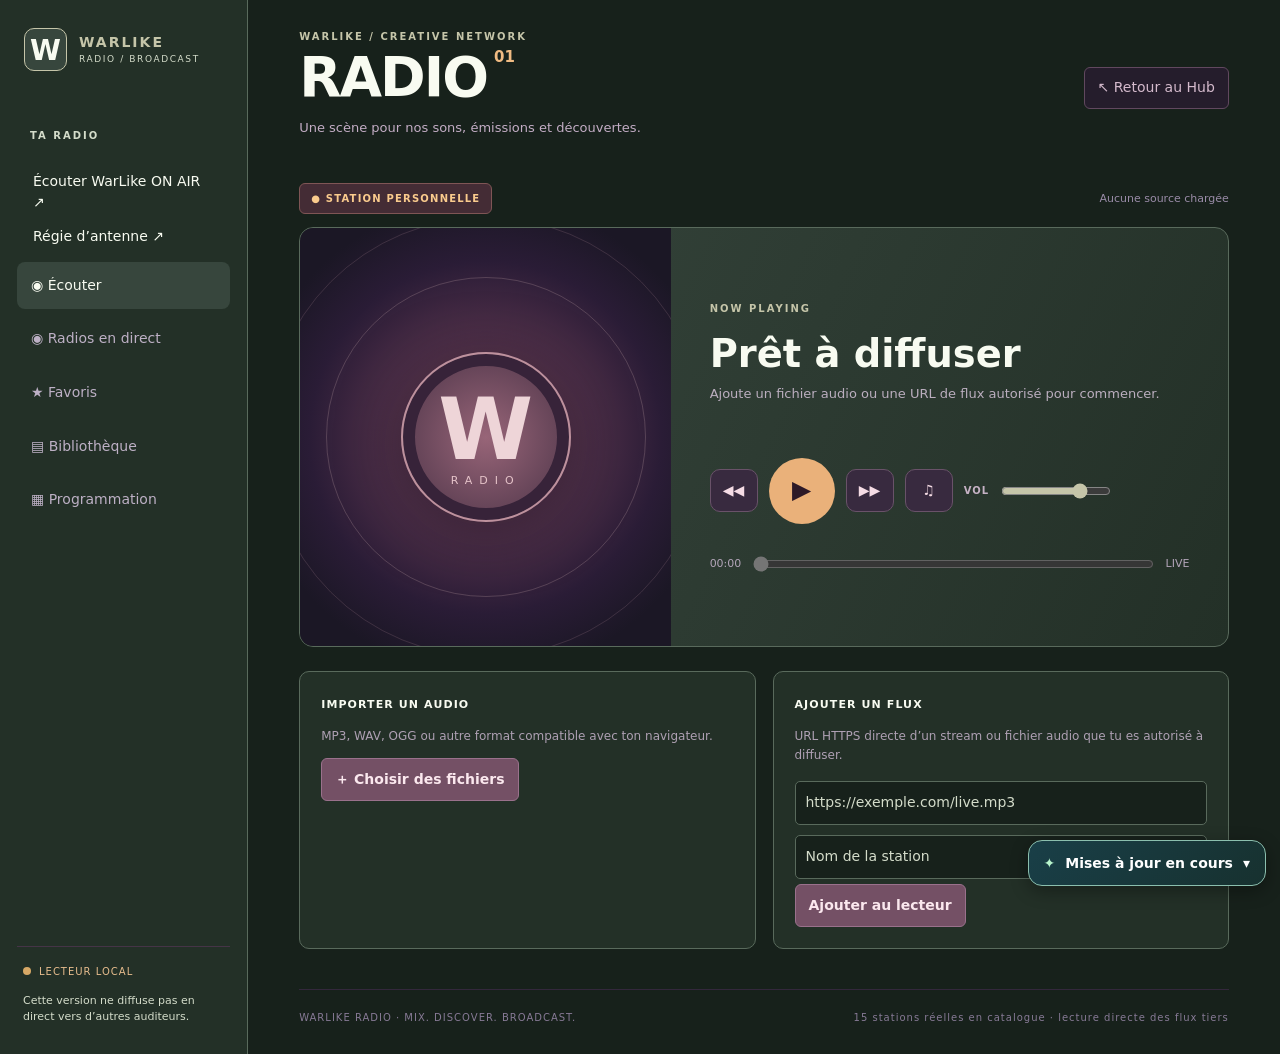
<file: index.html>
<!doctype html><html data-warlike-app="warlike-radio" lang="fr"><head><meta charset="utf-8"><meta name="viewport" content="width=device-width,initial-scale=1"><meta name="theme-color" content="#17101e"><title>WarLike Radio — On Air</title><link rel="stylesheet" href="./style.css">
<link rel="stylesheet" href="./design-system/warlike-foundation.css?v=1.1">
<link rel="stylesheet" href="./design-system/warlike-shell.css?v=1.1">
<link rel="stylesheet" href="./warlike-update-status.css"></head><body><details class="warlike-update-notice"><summary>Mises à jour en cours</summary><p>WarLike évolue : améliorations et nouvelles fonctionnalités. Vous pouvez continuer à utiliser cette application normalement.</p></details><div class="app">
<aside class="side"><a class="brand" href="https://warlike-hub.pages.dev/"><span class="logo">W</span><span><b>WARLIKE</b><small>RADIO / BROADCAST</small></span></a><div class="side-title">TA RADIO</div><p style="padding:0 16px"><a href="./public.html">Écouter WarLike ON AIR ↗</a><a href="./control.html" style="display:block;margin-top:12px">Régie d’antenne ↗</a></p><nav><button data-tab="player" class="active">◉ Écouter</button><button data-tab="stations">◉ Radios en direct</button><button data-tab="favorites">★ Favoris</button><button data-tab="library">▤ Bibliothèque</button><button data-tab="schedule">▦ Programmation</button></nav><div class="side-end"><span class="led"></span>LECTEUR LOCAL<span class="muted">Cette version ne diffuse pas en direct vers d’autres auditeurs.</span></div></aside>
<main><header class="top"><div><span class="eyebrow">WARLIKE / CREATIVE NETWORK</span><h1>RADIO<span>01</span></h1><p>Une scène pour nos sons, émissions et découvertes.</p></div><a href="https://warlike-hub.pages.dev/" class="back">↖ Retour au Hub</a></header>
<section id="playerPanel" class="panel"><div class="onair"><span class="live">● STATION PERSONNELLE</span><span id="sourceStatus">Aucune source chargée</span></div>
<div class="hero"><div class="cover"><div class="orbit one"></div><div class="orbit two"></div><div class="disc"><span>W</span><small>RADIO</small></div></div><div class="hero-data"><span class="eyebrow">NOW PLAYING</span><h2 id="trackTitle">Prêt à diffuser</h2><p id="trackArtist">Ajoute un fichier audio ou une URL de flux autorisé pour commencer.</p><div id="playbackError" role="status" class="error" hidden></div><div id="playerActions" class="player-actions"><button type="button" id="favoriteCurrent" aria-pressed="false">☆ Favoris</button><button type="button" id="shareCurrent">Partager la station</button><a id="officialCurrent" href="#" target="_blank" rel="noopener noreferrer" hidden>Écouter sur le site officiel ↗</a><button type="button" id="retryCurrent" hidden>↻ Réessayer</button></div><div class="controls"><button id="previous" aria-label="Piste précédente">◀◀</button><button id="play" class="play" aria-label="Lecture / pause">▶</button><button id="next" aria-label="Piste suivante">▶▶</button><button id="mute" aria-label="Activer / couper le son">♫</button><label class="volume">VOL <input id="volume" type="range" min="0" max="100" value="75" aria-label="Volume"></label></div><div class="progress"><span id="elapsed">00:00</span><input id="seek" type="range" min="0" max="100" value="0" aria-label="Position de lecture" disabled><span id="duration">00:00</span></div></div></div>
<div class="source-cards"><div class="source-card"><b>IMPORTER UN AUDIO</b><p>MP3, WAV, OGG ou autre format compatible avec ton navigateur.</p><label class="upload">＋ Choisir des fichiers<input type="file" id="localFiles" accept="audio/*,.mp3,.wav,.ogg,.m4a,.flac" multiple hidden></label></div><form class="source-card" id="streamForm"><b>AJOUTER UN FLUX</b><p>URL HTTPS directe d’un stream ou fichier audio que tu es autorisé à diffuser.</p><input type="url" id="streamUrl" placeholder="https://exemple.com/live.mp3" required><input type="text" id="streamName" maxlength="90" placeholder="Nom de la station" required><button type="submit">Ajouter au lecteur</button></form></div></section>
<section id="stationsPanel" class="panel" hidden><div class="section-header"><div><span class="eyebrow">RADIOS FRANÇAISES · FLUX PUBLICS</span><h2>Radios en direct</h2></div><span id="stationTotal" class="hint"></span></div><p class="hint">Des stations réelles avec des flux HTTPS publiés par leurs diffuseurs. La disponibilité et les droits d’écoute dépendent de chaque radio. La lecture démarre après ton clic. Les éventuelles publicités intégrées aux programmes des diffuseurs ne peuvent pas être retirées par ce lecteur.</p><div class="station-filters"><input id="stationSearch" type="search" placeholder="Rechercher une chaîne, un genre…" aria-label="Rechercher une station"><select id="stationGenre" aria-label="Filtrer par genre"><option value="all">Tous les genres</option></select><select id="stationSort" aria-label="Trier les stations"><option value="name">Par nom</option><option value="genre">Par genre</option><option value="recent">Écoutées récemment</option></select><label class="filter-check"><input id="stationFavoritesOnly" type="checkbox"> ★ Favoris uniquement</label><label class="filter-check"><input id="stationMusicOnly" type="checkbox"> ♫ Musique uniquement</label><button type="button" id="quickFip">▶ Écouter FIP</button></div><div id="stationGrid" class="station-grid"></div></section><section id="favoritesPanel" class="panel" hidden><div class="section-header"><div><span class="eyebrow">WARLIKE RADIO / TA SÉLECTION</span><h2>Favoris & écoutes récentes</h2></div></div><p class="hint">Retrouve tes stations favorites et les 12 dernières stations sélectionnées sur cet appareil.</p><h3>★ Mes favoris</h3><div id="favoriteGrid" class="station-grid"></div><h3>◷ Écoutées récemment</h3><div id="recentGrid" class="station-grid"></div></section><section id="libraryPanel" class="panel" hidden><div class="section-header"><div><span class="eyebrow">WARLIKE RADIO / COLLECTION</span><h2>Liste de lecture</h2></div><button id="clearLibrary">Effacer la liste</button></div><p class="hint">Les fichiers locaux restent dans ta session de navigateur. Les radios du catalogue sont accessibles dans l’onglet Radios. Seules tes URLs de flux ajoutées sont mémorisées ; les fichiers audio ne sont pas envoyés à un serveur.</p><div class="library-list" id="playlist"></div></section>
<section id="schedulePanel" class="panel" hidden><div class="section-header"><div><span class="eyebrow">WARLIKE RADIO / PROGRAMME</span><h2>Grille des émissions</h2></div></div><p class="hint">Ébauche de programmation éditoriale. Les horaires ne déclenchent pas de diffusion automatique.</p><form class="schedule-form" id="scheduleForm"><label>Heure<input type="time" id="showTime" required value="20:00"></label><label>Émission<input id="showName" maxlength="75" required placeholder="Ex. WarLike Sessions"></label><label>Animateur<input id="showHost" maxlength="65" placeholder="Nom de l'animateur"></label><button type="submit">＋ Ajouter</button></form><div id="shows" class="shows"></div></section>
<footer>WARLIKE RADIO · MIX. DISCOVER. BROADCAST. <span>15 stations réelles en catalogue · lecture directe des flux tiers</span></footer>
</main></div><audio id="audio" preload="metadata"></audio><script type="module" src="./app.js"></script></body></html>
</file>
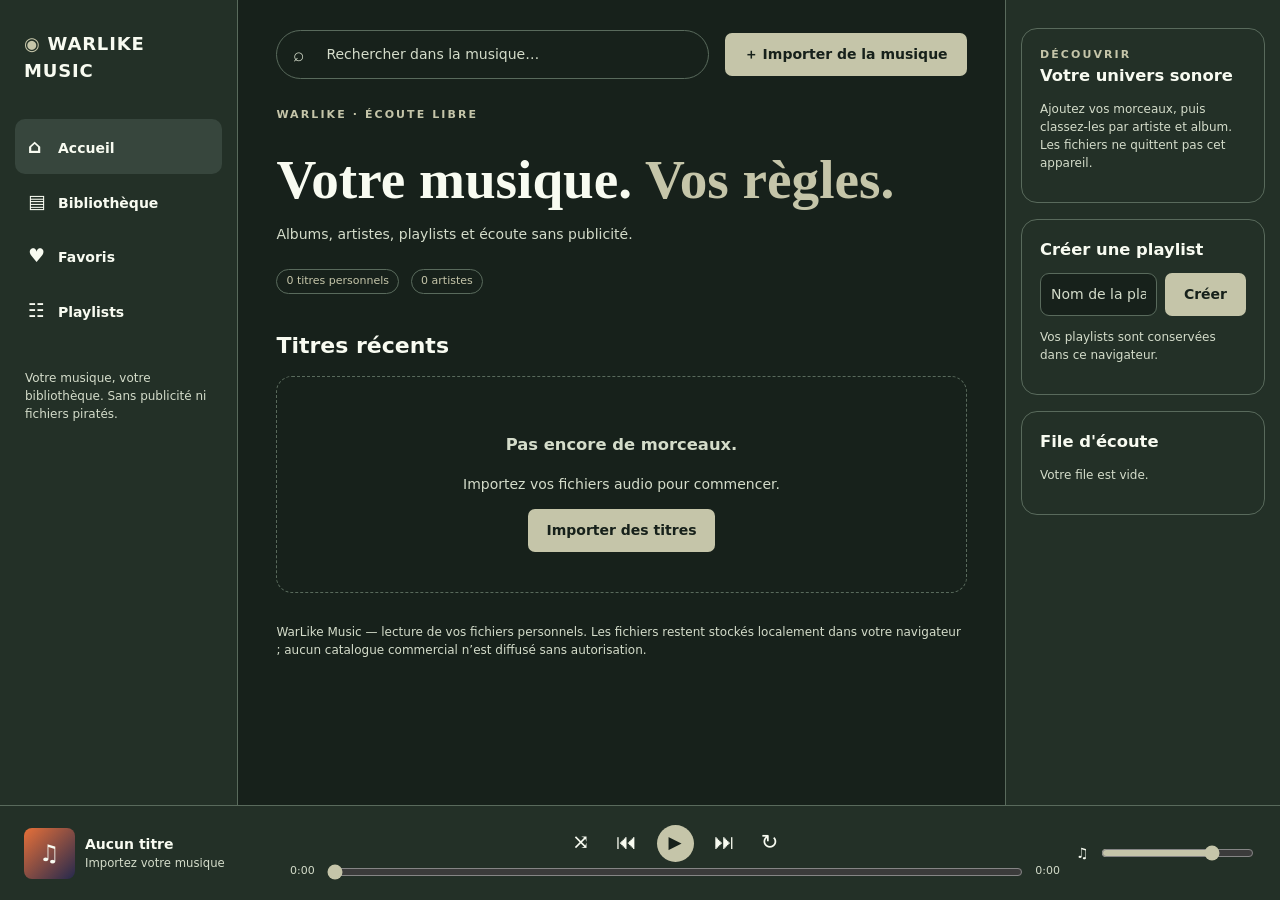
<file: music/index.html>
<!doctype html>
<html data-warlike-app="warlike-music" lang="fr"><head><meta charset="utf-8"><meta name="viewport" content="width=device-width,initial-scale=1">
<meta name="theme-color" content="#0e1017"><meta name="description" content="WarLike Music, bibliothèque musicale indépendante.">
<title>WarLike Music — Votre univers sonore</title>
<style>
:root{color-scheme:dark;--bg:#0d1018;--surface:#171c28;--surface2:#222838;--line:#313a4b;--ink:#f7f7fa;--muted:#a2abbb;--a:#f78242}
*{box-sizing:border-box}body{margin:0;background:var(--bg);color:var(--ink);font:14px/1.5 system-ui,Segoe UI,sans-serif}button,input{font:inherit}button{cursor:pointer;color:inherit}button:focus-visible,input:focus-visible{outline:2px solid var(--a);outline-offset:3px}
.app{display:grid;grid-template-columns:238px minmax(0,1fr) 275px;min-height:100vh;padding-bottom:95px}.side{border-right:1px solid var(--line);padding:22px 15px;background:#10141e;position:sticky;top:0;height:calc(100vh - 95px)}.logo{font-weight:900;letter-spacing:.045em;font-size:18px;padding:8px 9px 35px}.logo b{color:var(--a)}nav button{display:block;width:100%;text-align:left;padding:13px;border:0;background:transparent;border-radius:10px;font-weight:650}nav button:hover,nav button.active{background:#2b3040}nav button span{font-size:19px;display:inline-block;width:30px}main{padding:30px clamp(18px,3vw,45px);min-width:0}header{display:grid;grid-template-columns:minmax(0,1fr) auto;align-items:center;gap:16px;margin-bottom:28px}.search-wrap{position:relative;display:flex;align-items:center;width:100%;min-width:0;max-width:850px}.search-wrap:focus-within{filter:drop-shadow(0 0 10px #f7824225)}.search-symbol{position:absolute;left:17px;color:var(--muted);font-size:19px;pointer-events:none}.search{background:#232939;color:var(--ink);border:1px solid #444b60;border-radius:25px;padding:13px 49px;max-width:none;width:100%;min-width:0;transition:border-color .2s}.search:focus{border-color:var(--a)}.clear-search{position:absolute;right:8px;background:transparent;border:0;border-radius:50%;font-size:19px;width:33px;height:33px;padding:0}.clear-search:hover{background:#3a4251}.primary{background:var(--a);color:#1b0e08;border:0;border-radius:30px;padding:11px 19px;font-weight:800}.primary:disabled{opacity:.5}.sub{color:var(--muted)}h1{font:700 clamp(2rem,4.4vw,3.45rem)/1.12 Georgia,serif;margin:25px 0 8px}.eyebrow{letter-spacing:.19em;color:var(--a);font-size:11px;font-weight:800}.section-title{margin:35px 0 14px;font-size:22px}.row{display:flex;align-items:center;gap:12px;flex-wrap:wrap}.actions{margin:24px 0}.outline{border:1px solid #454e60;background:#222938;padding:9px 14px;border-radius:22px}.outline:hover{border-color:var(--a)}.tiles{display:grid;grid-template-columns:repeat(auto-fill,minmax(145px,1fr));gap:15px}.tile{background:var(--surface);border:1px solid var(--line);border-radius:15px;padding:13px;min-width:0;cursor:pointer}.tile:hover{background:var(--surface2)}.cover{aspect-ratio:1;display:grid;place-items:center;background:linear-gradient(140deg,#593b38,#282b4f 75%,#111926);border-radius:12px;margin-bottom:13px;font-size:36px;font-weight:850;box-shadow:0 10px 20px #0004}.tile strong{display:block;white-space:nowrap;overflow:hidden;text-overflow:ellipsis}.tile small{display:block;color:var(--muted);white-space:nowrap;overflow:hidden;text-overflow:ellipsis;margin-top:3px}.table{border:1px solid var(--line);border-radius:15px;overflow:hidden}.track{display:grid;grid-template-columns:28px minmax(0,1fr) minmax(70px,.55fr) 65px 32px 32px 32px 32px;align-items:center;gap:10px;padding:12px 15px;border-bottom:1px solid #303644}.track:last-child{border-bottom:0}.track:hover{background:#222837}.track.active{background:#2a302f}.track span,.track small{color:var(--muted)}.track .name{display:block;white-space:nowrap;overflow:hidden;text-overflow:ellipsis;font-weight:700}.track .artist{display:block;color:var(--muted);font-size:12px}.iconbtn{border:0;background:transparent;padding:6px;font-size:19px}.iconbtn.liked{color:var(--a)}.empty{border:1px dashed #536071;padding:40px 20px;border-radius:16px;text-align:center;color:var(--muted)}.right{padding:28px 15px;background:#111520;border-left:1px solid var(--line)}.panel{padding:18px;border:1px solid var(--line);background:var(--surface);border-radius:16px;margin-bottom:16px}.panel h3{margin:0 0 10px}.hint{font-size:12px;color:var(--muted)}.queue-item{padding:10px 0;border-bottom:1px solid var(--line);font-size:13px}.queue-item:last-child{border:0}.queue-item button{background:none;border:0;text-align:left}.player{position:fixed;bottom:0;left:0;right:0;background:#181d28f5;border-top:1px solid #3c4453;z-index:10;display:grid;grid-template-columns:250px minmax(0,1fr) 180px;gap:16px;align-items:center;padding:12px 24px;min-height:95px;backdrop-filter:blur(15px)}.now{display:flex;align-items:center;gap:10px;min-width:0}.mini-cover{height:51px;width:51px;background:linear-gradient(135deg,#e77039,#25294d);border-radius:8px;display:grid;place-items:center;font-size:23px;flex-shrink:0}.now strong,.now small{display:block;white-space:nowrap;overflow:hidden;text-overflow:ellipsis}.now small{color:var(--muted)}.transport{display:flex;align-items:center;justify-content:center;gap:14px}.transport button{border:0;background:transparent;font-size:21px;min-width:30px}.transport button.active{color:var(--a)}.transport .play{width:37px;height:37px;border-radius:50%;background:#eee;color:#15151b;font-size:17px}.progress{display:flex;align-items:center;gap:10px;color:var(--muted);font-size:11px}.progress input{width:100%;accent-color:var(--a)}.volume{display:flex;gap:10px;align-items:center}.volume input{width:100%;accent-color:var(--a)}.pill{font-size:11px;color:var(--a);border:1px solid #6b493c;border-radius:15px;padding:3px 9px}.formrow{display:flex;gap:8px;margin:10px 0}.formrow input{min-width:0;flex:1;background:#252c3b;color:var(--ink);border:1px solid #40495d;border-radius:9px;padding:10px}.micro{font-size:11px;color:var(--muted)}.hidden{display:none!important}.modal{position:fixed;inset:0;background:#07090edb;display:grid;place-items:center;z-index:20;padding:18px}.dialog{max-width:460px;width:100%;padding:25px;border:1px solid #515b6a;border-radius:20px;background:#1c2230}.dialog select{width:100%;background:#293042;border:1px solid #536070;border-radius:10px;color:var(--ink);padding:10px;margin:10px 0}.footer{font-size:12px;color:var(--muted);margin-top:30px}
@media(max-width:1130px){.app{grid-template-columns:195px minmax(0,1fr)}.right{display:none}.player{grid-template-columns:190px 1fr 140px}}
@media(max-width:660px){header{grid-template-columns:minmax(0,1fr) auto;gap:8px;margin-bottom:24px}.search{font-size:13px;padding:11px 35px}.search-symbol{left:11px}.clear-search{right:2px}.app{display:block;padding-bottom:165px}.side{position:fixed;top:auto;bottom:105px;left:0;width:100%;height:58px;background:#191e2af8;z-index:11;padding:4px 7px;border-right:0;border-top:1px solid var(--line)}.logo,.side .hint{display:none}nav{display:flex;justify-content:space-around}nav button{font-size:11px;width:auto;text-align:center;padding:5px}nav button span{display:block;margin:auto;font-size:18px}main{padding:16px 13px 35px}header{grid-template-columns:minmax(0,1fr) auto}.search-wrap{min-width:0}#import{font-size:12px;padding:11px 9px;white-space:nowrap}.track{grid-template-columns:22px minmax(0,1fr) 30px 30px 30px 30px;gap:7px}.track .album,.track .duration{display:none}.tiles{grid-template-columns:repeat(2,minmax(0,1fr))}.player{bottom:0;grid-template-columns:minmax(0,1fr) 140px;grid-template-rows:40px 31px;padding:8px 12px;gap:4px;min-height:105px}.now{grid-column:1}.transport{grid-column:2;gap:5px}.transport button{font-size:17px}.progress{grid-column:1/-1}.volume{display:none}}
</style>


<link rel="stylesheet" href="./runtime/theme.css?v=1.1.4">
</head><body>
<div class="app"><aside class="side"><div class="logo"><b>◉</b> WARLIKE MUSIC</div><nav><button class="active" data-view="home"><span>⌂</span>Accueil</button><button data-view="library"><span>▤</span>Bibliothèque</button><button data-view="liked"><span>♥</span>Favoris</button><button data-view="playlists"><span>☷</span>Playlists</button></nav><p class="hint" style="padding:20px 10px">Votre musique, votre bibliothèque. Sans publicité ni fichiers piratés.</p></aside>
<main><header><div class="search-wrap"><span class="search-symbol" aria-hidden="true">⌕</span><input class="search" id="search" type="search" placeholder="Rechercher dans la musique…" aria-label="Rechercher un titre, un artiste ou un album" autocomplete="off"><button class="clear-search hidden" id="clearSearch" aria-label="Effacer la recherche" title="Effacer la recherche">×</button></div><button class="primary" id="import">＋ Importer de la musique</button><input type="file" id="files" accept="audio/*,.mp3,.wav,.ogg,.flac,.m4a,.aac,.webm" multiple hidden></header>
<div id="content" aria-live="polite"></div><p class="footer">WarLike Music — lecture de vos fichiers personnels. Les fichiers restent stockés localement dans votre navigateur ; aucun catalogue commercial n’est diffusé sans autorisation.</p></main>
<aside class="right"><div class="panel"><div class="eyebrow">DÉCOUVRIR</div><h3>Votre univers sonore</h3><p class="hint">Ajoutez vos morceaux, puis classez-les par artiste et album. Les fichiers ne quittent pas cet appareil.</p></div><div class="panel"><h3>Créer une playlist</h3><div class="formrow"><input id="playlistName" maxlength="70" placeholder="Nom de la playlist"><button class="primary" id="createList">Créer</button></div><p class="hint">Vos playlists sont conservées dans ce navigateur.</p></div><div class="panel"><h3>File d'écoute</h3><div id="queue"></div></div></aside></div>
<div class="player"><div class="now"><div class="mini-cover">♫</div><div style="min-width:0"><strong id="playingTitle">Aucun titre</strong><small id="playingArtist">Importez votre musique</small></div></div><div><div class="transport"><button id="shuffle" aria-label="Lecture aléatoire" title="Aléatoire">⤨</button><button id="previous" aria-label="Précédent">⏮</button><button id="play" class="play" aria-label="Lecture ou pause">▶</button><button id="next" aria-label="Suivant">⏭</button><button id="repeat" aria-label="Répéter" title="Répétition">↻</button></div><div class="progress"><span id="elapsed">0:00</span><input id="seek" type="range" min="0" max="1000" value="0" aria-label="Position dans le morceau"><span id="total">0:00</span></div></div><div class="volume"><span>♫</span><input type="range" id="volume" min="0" max="100" value="75" aria-label="Volume"></div></div>
<div id="playlistModal" class="modal hidden"><div class="dialog" role="dialog" aria-modal="true" aria-labelledby="dialogTitle"><h2 id="dialogTitle">Ajouter à une playlist</h2><p id="dialogTrack" class="sub"></p><select id="chooseList"></select><div class="row"><button class="primary" id="saveToList">Ajouter</button><button class="outline" id="closeModal">Annuler</button></div></div></div>
<audio id="audio" preload="metadata"></audio>
<script>
(()=>{'use strict';
const $=s=>document.querySelector(s);
const escape=s=>String(s??'').replace(/[&<>"']/g,c=>({'&':'&amp;','<':'&lt;','>':'&gt;','"':'&quot;',"'":'&#39;'}[c]));
const fmt=s=>Number.isFinite(s)?Math.floor(s/60)+':'+String(Math.floor(s%60)).padStart(2,'0'):'0:00';
let state={tracks:[],likes:[],playlists:[],current:null,view:'home',playlist:null,shuffle:false,repeat:0,volume:.75},query='',pending=null,audioUrl=null,dbPromise,queue=[];
try{const data=JSON.parse(localStorage.getItem('warlike-music-v1'));if(data&&typeof data==='object')state={...state,...data}}catch{}
const save=()=>{try{localStorage.setItem('warlike-music-v1',JSON.stringify(state))}catch(e){notify('Stockage des métadonnées saturé')}};
const notify=s=>{const p=$('#notice');if(p)p.textContent=s;else console.warn(s)};
function db(){if(!dbPromise)dbPromise=new Promise((resolve,reject)=>{const r=indexedDB.open('warlike-music-files',1);r.onupgradeneeded=()=>r.result.createObjectStore('files');r.onsuccess=()=>resolve(r.result);r.onerror=()=>reject(r.error)});return dbPromise}
async function fileOp(op,id,value){const d=await db();return new Promise((resolve,reject)=>{const tx=d.transaction('files',op==='get'?'readonly':'readwrite'),store=tx.objectStore('files');const r=op==='put'?store.put(value,id):op==='delete'?store.delete(id):store.get(id);r.onsuccess=()=>resolve(r.result);r.onerror=()=>reject(r.error)})}
const track=id=>state.tracks.find(t=>t.id===id);
function top(){return '<div class="eyebrow">WARLIKE · ÉCOUTE LIBRE</div><h1>Votre musique. <span style="color:var(--a)">Vos règles.</span></h1><p class="sub">Albums, artistes, playlists et écoute sans publicité.</p>'}
function cover(t){const initials=(t.artist||'M').slice(0,1).toUpperCase();return '<div class="cover">'+escape(initials)+'</div>'}
function trackRow(t,i){return '<div class="track '+(state.current===t.id?'active':'')+'"><button class="iconbtn" data-play="'+escape(t.id)+'" aria-label="Lire '+escape(t.title)+'">'+(state.current===t.id?'♫':'▶')+'</button><div><span class="name">'+escape(t.title)+'</span><span class="artist">'+escape(t.artist)+'</span></div><span class="album">'+escape(t.album)+'</span><span class="duration">'+fmt(t.duration)+'</span><button class="iconbtn '+(state.likes.includes(t.id)?'liked':'')+'" aria-label="Favori" data-like="'+escape(t.id)+'">'+(state.likes.includes(t.id)?'♥':'♡')+'</button><button class="iconbtn" aria-label="Ajouter à une playlist" data-add="'+escape(t.id)+'">＋</button></div>'}
function list(ts){return ts.length?'<div class="table">'+ts.map(trackRow).join('')+'</div>':'<div class="empty"><h3>Pas encore de morceaux.</h3><p>Importez vos fichiers audio pour commencer.</p><button class="primary" id="emptyImport">Importer des titres</button></div>'}
function tiles(items,type){return '<div class="tiles">'+items.map(x=>'<div class="tile" data-group="'+escape(type)+'" data-key="'+encodeURIComponent(x.name)+'"><div class="cover">'+escape(x.name.slice(0,1).toUpperCase())+'</div><strong>'+escape(x.name)+'</strong><small>'+x.count+' morceau'+(x.count>1?'x':'')+'</small></div>').join('')+'</div>'}
function groupBy(key){return Object.entries(state.tracks.reduce((a,t)=>(a[t[key]]=(a[t[key]]||0)+1,a),{})).map(([name,count])=>({name,count})).sort((a,b)=>a.name.localeCompare(b.name,'fr'))}
function view(){
 const el=$('#content');let ts=[...state.tracks];if(query)ts=ts.filter(t=>(t.title+' '+t.artist+' '+t.album).toLocaleLowerCase().includes(query));
 $('#clearSearch').classList.toggle('hidden',!query);
 if(query){
  el.innerHTML='<div class="eyebrow">RECHERCHE DANS VOTRE BIBLIOTHÈQUE</div><h1>Résultats <span style="color:var(--a)">musicaux</span></h1><p class="sub">'+ts.length+' morceau(x) trouvé(s) pour « '+escape($('#search').value.trim())+' ».</p>'+list(ts);
  el.insertAdjacentHTML('beforeend','<p id="notice" class="micro" role="status"></p>');
  drawQueue();return;
 }
 const name=state.playlist;
 if(state.view==='home')el.innerHTML=top()+'<div class="row actions"><span class="pill">'+state.tracks.length+' titres personnels</span><span class="pill">'+groupBy('artist').length+' artistes</span></div>'+(state.tracks.length?'<h2 class="section-title">Artistes</h2>'+tiles(groupBy('artist'),'artist')+'<h2 class="section-title">Albums</h2>'+tiles(groupBy('album'),'album'):'')+'<h2 class="section-title">Titres récents</h2>'+list(ts.slice().sort((a,b)=>b.added-a.added).slice(0,50));
 else if(state.view==='library')el.innerHTML='<h1>Votre bibliothèque</h1><p class="sub">Tous vos morceaux importés.</p>'+list(ts);
 else if(state.view==='liked')el.innerHTML='<h1>Coups de cœur <span style="color:var(--a)">♥</span></h1>'+list(ts.filter(t=>state.likes.includes(t.id)));
 else if(state.view==='playlists')el.innerHTML='<h1>Vos playlists</h1><p class="sub">Créez vos propres collections.</p><div class="row actions"><button id="newList" class="primary">＋ Nouvelle playlist</button></div><div class="tiles">'+state.playlists.map(p=>'<div class="tile" data-openlist="'+escape(p.id)+'"><div class="cover">☷</div><strong>'+escape(p.name)+'</strong><small>'+p.tracks.length+' titres</small></div>').join('')+'</div>'+(name?'<h2 class="section-title">'+escape(state.playlists.find(p=>p.id===name)?.name||'Playlist')+'</h2>'+list(ts.filter(t=>state.playlists.find(p=>p.id===name)?.tracks.includes(t.id)))+'<button class="outline" id="deleteList">Supprimer cette playlist</button>':'');
 else if(state.view==='group'){const filtered=ts.filter(t=>t[state.groupType]===state.groupKey);el.innerHTML='<button class="outline" id="goBack">← Retour</button><h1>'+escape(state.groupKey)+'</h1>'+list(filtered)}
 el.insertAdjacentHTML('beforeend','<p id="notice" class="micro" role="status"></p>');
 document.querySelectorAll('nav button').forEach(b=>b.classList.toggle('active',b.dataset.view===state.view));
 drawQueue();
}
function drawQueue(){$('#queue').innerHTML=queue.length?queue.slice(0,9).map(id=>{const t=track(id);return t?'<div class="queue-item"><button data-play="'+escape(id)+'">'+escape(t.title)+' — '+escape(t.artist)+'</button></div>':''}).join(''):'<p class="hint">Votre file est vide.</p>'}
function setTrackMeta(t){$('#playingTitle').textContent=t?.title||'Aucun titre';$('#playingArtist').textContent=t?.artist||'Importez votre musique'}
async function play(id){
 const t=track(id);if(!t)return;
 if(state.current===id&&$('#audio').src){$('#audio').paused?$('#audio').play().catch(()=>notify('Lecture impossible')):$('#audio').pause();return}
 const blob=await fileOp('get',id);if(!blob){notify('Fichier absent de cet appareil. Réimportez-le.');return}
 if(audioUrl)URL.revokeObjectURL(audioUrl);audioUrl=URL.createObjectURL(blob);
 state.current=id;save();setTrackMeta(t);$('#audio').src=audioUrl;
 try{await $('#audio').play()}catch{notify('Cliquez sur lecture pour autoriser le son.')}
 view();sync();
}
function sync(){$('#play').textContent=$('#audio').paused?'▶':'Ⅱ';const d=$('#audio').duration,c=$('#audio').currentTime;$('#elapsed').textContent=fmt(c);$('#total').textContent=fmt(d);$('#seek').value=Number.isFinite(d)&&d>0?Math.floor(c/d*1000):0}
function choices(){if(state.view==='liked')return state.tracks.filter(t=>state.likes.includes(t.id)).map(t=>t.id);if(state.view==='playlists'&&state.playlist)return state.playlists.find(p=>p.id===state.playlist)?.tracks||[];if(state.view==='group')return state.tracks.filter(t=>t[state.groupType]===state.groupKey).map(t=>t.id);return state.tracks.map(t=>t.id)}
function advance(direction=1){if(direction===1&&queue.length){const queued=queue.shift();drawQueue();play(queued);return}let ids=choices();if(!ids.length)return;if(state.shuffle&&direction===1){let options=ids.filter(id=>id!==state.current);const id=options[Math.floor(Math.random()*options.length)]||ids[0];play(id);return}let n=ids.indexOf(state.current);if(n<0)n=0;else n=(n+direction+ids.length)%ids.length;play(ids[n])}
$('#audio').onended=()=>{if(state.repeat===2){$('#audio').currentTime=0;$('#audio').play().catch(()=>{});return}const ids=choices();if(state.repeat===0&&!state.shuffle&&ids.at(-1)===state.current){sync();return}advance(1)};
$('#audio').ontimeupdate=sync;$('#audio').onplay=sync;$('#audio').onpause=sync;$('#audio').onloadedmetadata=()=>{const t=track(state.current);if(t&&Number.isFinite($('#audio').duration)){t.duration=$('#audio').duration;save();view()}sync()};
$('#play').onclick=()=>{if(!state.current&&state.tracks.length)play(state.tracks[0].id);else if($('#audio').src){$('#audio').paused?$('#audio').play().catch(()=>notify('Lecture impossible')):$('#audio').pause()}};
$('#next').onclick=()=>advance(1);$('#previous').onclick=()=>{if($('#audio').currentTime>3){$('#audio').currentTime=0}else advance(-1)};
$('#shuffle').onclick=()=>{state.shuffle=!state.shuffle;$('#shuffle').classList.toggle('active',state.shuffle);save()};
$('#repeat').onclick=()=>{state.repeat=(state.repeat+1)%3;$('#repeat').classList.toggle('active',state.repeat!==0);$('#repeat').title=['Désactivé','Répéter la liste','Répéter le titre'][state.repeat];$('#repeat').textContent=state.repeat===2?'↻¹':'↻';save()};
$('#seek').oninput=e=>{if(Number.isFinite($('#audio').duration))$('#audio').currentTime=Number(e.target.value)/1000*$('#audio').duration};
$('#volume').oninput=e=>{state.volume=Number(e.target.value)/100;$('#audio').volume=state.volume;save()};
$('#audio').volume=state.volume;$('#volume').value=String(Math.round(state.volume*100));
$('#shuffle').classList.toggle('active',state.shuffle);$('#repeat').classList.toggle('active',state.repeat!==0);
const openImport=()=>$('#files').click();$('#import').onclick=openImport;
async function importFiles(fs){const count=fs.length;let good=0;for(const f of fs){if(!f.type.startsWith('audio/')&&!/\.(mp3|wav|flac|ogg|m4a|aac|webm)$/i.test(f.name))continue;
 const title=f.name.replace(/\.[^.]+$/,'').trim(),parts=title.split(' - ');const id=crypto.randomUUID();
 const record={id,title:parts.length>1?parts.slice(1).join(' - '):title,artist:parts.length>1?parts[0]:'Artiste inconnu',album:'Titres importés',duration:0,added:Date.now()};
 try{await fileOp('put',id,f);state.tracks.push(record);good++}catch(e){notify('Espace de stockage saturé : import interrompu.');break}
 }save();view();notify(good+' morceau(x) importé(s) sur '+count+'.')}
$('#files').onchange=async e=>{await importFiles([...e.target.files]);e.target.value=''};
function addPlaylist(){const v=$('#playlistName').value.trim();if(!v)return;if(state.playlists.some(p=>p.name.toLowerCase()===v.toLowerCase())){notify('Playlist déjà existante');return}state.playlists.push({id:crypto.randomUUID(),name:v,tracks:[]});$('#playlistName').value='';save();view()}
$('#createList').onclick=addPlaylist;
$('#search').oninput=e=>{query=e.target.value.toLocaleLowerCase().trim();view()};
$('#clearSearch').onclick=()=>{$('#search').value='';query='';view();$('#search').focus()};
window.addEventListener('keydown',e=>{if((e.ctrlKey||e.metaKey)&&e.key.toLowerCase()==='k'){e.preventDefault();$('#search').focus();$('#search').select()}if(e.key==='Escape'&&document.activeElement===$('#search')){$('#search').value='';query='';view();$('#search').blur()}});
document.addEventListener('click',async e=>{
 const nav=e.target.closest('[data-view]');if(nav){state.view=nav.dataset.view;state.playlist=null;save();view();return}
 const imp=e.target.closest('#emptyImport');if(imp){openImport();return}
 const p=e.target.closest('[data-play]');if(p){await play(p.dataset.play);return}
 const like=e.target.closest('[data-like]');if(like){const id=like.dataset.like;state.likes=state.likes.includes(id)?state.likes.filter(x=>x!==id):[...state.likes,id];save();view();return}
 const enqueue=e.target.closest('[data-queue]');if(enqueue){queue.push(enqueue.dataset.queue);drawQueue();notify('Ajouté à la file d’écoute');return}
 const del=e.target.closest('[data-delete]');if(del){const id=del.dataset.delete,t=track(id);if(!t||!window.confirm('Supprimer « '+t.title+' » de cette bibliothèque locale ?'))return;try{await fileOp('delete',id)}catch{notify('Impossible de supprimer le fichier local.');return}state.tracks=state.tracks.filter(t=>t.id!==id);state.likes=state.likes.filter(x=>x!==id);state.playlists.forEach(p=>p.tracks=p.tracks.filter(x=>x!==id));queue=queue.filter(x=>x!==id);if(state.current===id){$('#audio').pause();$('#audio').removeAttribute('src');$('#audio').load();state.current=null;setTrackMeta(null);if(audioUrl)URL.revokeObjectURL(audioUrl);audioUrl=null}save();view();return}
 const add=e.target.closest('[data-add]');if(add){pending=add.dataset.add;if(!state.playlists.length){const name=window.prompt('Créez une playlist :');if(!name?.trim())return;state.playlists.push({id:crypto.randomUUID(),name:name.trim().slice(0,70),tracks:[]});save()}$('#dialogTrack').textContent=track(pending)?.title||'';$('#chooseList').innerHTML=state.playlists.map(p=>'<option value="'+escape(p.id)+'">'+escape(p.name)+'</option>').join('');$('#playlistModal').classList.remove('hidden');return}
 const g=e.target.closest('[data-group]');if(g){state.view='group';state.groupType=g.dataset.group;state.groupKey=decodeURIComponent(g.dataset.key);save();view();return}
 const open=e.target.closest('[data-openlist]');if(open){state.playlist=open.dataset.openlist;save();view();return}
 if(e.target.id==='deleteList'){state.playlists=state.playlists.filter(p=>p.id!==state.playlist);state.playlist=null;save();view();return}
 if(e.target.id==='newList'){const name=window.prompt('Nom de la nouvelle playlist');if(name?.trim()&&!state.playlists.some(p=>p.name.toLowerCase()===name.trim().toLowerCase())){state.playlists.push({id:crypto.randomUUID(),name:name.trim().slice(0,70),tracks:[]});save();view()}return}
 if(e.target.id==='goBack'){state.view='home';view();return}
});
$('#saveToList').onclick=()=>{const p=state.playlists.find(x=>x.id===$('#chooseList').value);if(p&&pending&&!p.tracks.includes(pending)){p.tracks.push(pending);save()}$('#playlistModal').classList.add('hidden');view()};
$('#closeModal').onclick=()=>$('#playlistModal').classList.add('hidden');
$('#playlistModal').onclick=e=>{if(e.target.id==='playlistModal')e.currentTarget.classList.add('hidden')};
window.addEventListener('keydown',e=>{if(e.key==='Escape')$('#playlistModal').classList.add('hidden')});
setTrackMeta(track(state.current));view();
})();
</script></body></html>
</file>
<file: style.css>
:root{font:14px/1.55 Inter,system-ui,'Segoe UI',sans-serif;background:#110d17;color:#f3eafa}*{box-sizing:border-box}body{margin:0}button,input{font:inherit}button{cursor:pointer}a{text-decoration:none;color:inherit}button:focus-visible,input:focus-visible,a:focus-visible{outline:2px solid #e2b77b;outline-offset:3px}.app{display:grid;grid-template-columns:248px minmax(0,1fr);min-height:100dvh}.side{padding:28px 17px;background:#17121e;border-right:1px solid #382b41;display:flex;flex-direction:column;min-height:100vh}.brand{display:flex;gap:12px;align-items:center;margin:0 7px 57px}.logo{height:43px;width:43px;background:#453047;border:1px solid #b98ca7;border-radius:10px;display:grid;place-items:center;font-size:28px;font-weight:900}.brand b{letter-spacing:2px}.brand small{display:block;letter-spacing:1.6px;color:#b49cbd;font-size:9px}.side-title,.eyebrow{font-size:10px;letter-spacing:2px;font-weight:800;color:#b397aa}.side-title{margin:0 13px 13px}.side nav{display:grid;gap:6px}.side nav button{color:#bdb0c5;text-align:left;background:none;border:0;border-radius:8px;padding:13px 14px}.side nav button:hover,.side nav button.active{background:#38283f;color:#ffecf5}.side-end{margin-top:auto;border-top:1px solid #453447;padding:17px 6px 0;color:#e6bc8d;font-size:10px;letter-spacing:1px}.side-end .muted{display:block;line-height:1.5;color:#ad9cae;font-size:11px;margin-top:13px;letter-spacing:0}.led{display:inline-block;width:8px;height:8px;background:#d7a866;border-radius:50%;margin-right:8px}main{min-width:0;background:radial-gradient(ellipse at 85% 0,#51345055,transparent 44%),#110e18;padding:25px clamp(18px,4vw,68px) 28px}.top{display:flex;justify-content:space-between;gap:15px;align-items:center;margin-bottom:32px}.top h1{margin:3px 0;font-size:clamp(32px,5vw,55px);line-height:1;font-weight:900;letter-spacing:-2px}.top h1 span{font-size:15px;color:#f0bb83;vertical-align:top;margin-left:7px;letter-spacing:0}.top p{color:#c3adc5;font-size:13px}.back{border:1px solid #61485f;background:#251d2c;border-radius:6px;padding:9px 13px;color:#d4bacc}.panel{max-width:1240px}.onair{display:flex;align-items:center;justify-content:space-between;flex-wrap:wrap;gap:12px;margin-bottom:13px}.live{color:#facb8d;background:#442c35;border:1px solid #7f5555;padding:7px 11px;border-radius:6px;font-size:10px;letter-spacing:1.2px;font-weight:800}#sourceStatus{color:#9a8ca8;font-size:11px}.hero{display:grid;grid-template-columns:minmax(220px,40%) minmax(0,1fr);background:linear-gradient(125deg,#37243b,#211929 68%,#2b1e2e);border:1px solid #674760;border-radius:14px;overflow:hidden;min-height:420px}.cover{position:relative;min-height:400px;background:radial-gradient(circle,#9b6573 0,#57344d 30%,#2a1c36 63%,#1b1725 85%);display:grid;place-items:center;overflow:hidden}.orbit{position:absolute;border:1px solid #b89ca048;border-radius:50%;width:320px;height:320px}.orbit.two{width:440px;height:440px;border-color:#d9a9b32a}.disc{height:170px;width:170px;border:2px solid #bd919d;border-radius:50%;display:flex;align-items:center;justify-content:center;flex-direction:column;background:radial-gradient(circle,#986578,#463044);box-shadow:0 8px 60px #08081180,inset 0 0 0 12px #372339}.disc span{font-size:86px;font-weight:900;line-height:1;color:#eed5d8}.disc small{font-size:11px;letter-spacing:7px;color:#e5c3c9}.playing .disc{animation:spin 10s linear infinite}@keyframes spin{to{transform:rotate(360deg)}}.hero-data{padding:48px clamp(18px,3vw,48px);display:flex;flex-direction:column;justify-content:center;min-width:0}.hero-data h2{font-size:clamp(25px,3vw,42px);line-height:1.12;margin:15px 0 9px;overflow-wrap:anywhere}.hero-data>p{font-size:13px;color:#bbaebf;margin:0 0 36px}.controls{display:flex;align-items:center;gap:11px;flex-wrap:wrap}.controls button{color:#f5dce5;background:#382a3f;border:1px solid #695269;height:43px;width:48px;border-radius:10px}.controls button.play{background:#eab17a;color:#2d1927;border:0;border-radius:50%;width:66px;height:66px;font-size:25px}.controls button:hover{filter:brightness(1.15)}.volume{display:flex;gap:10px;align-items:center;color:#c6b2c5;font-size:10px;font-weight:800;letter-spacing:1px}.volume input{width:110px;accent-color:#ecb47d}.progress{margin-top:30px;display:flex;gap:10px;align-items:center;font-size:11px;color:#b3a5b9}.progress input{flex:1;min-width:0;accent-color:#efb882}.error{margin:-16px 0 20px;border:1px solid #c88686;background:#43272d;padding:9px;color:#ffcdce;border-radius:5px;font-size:12px}.source-cards{display:grid;grid-template-columns:1fr 1fr;gap:17px;margin-top:24px}.source-card{background:#201a29;border:1px solid #48354c;border-radius:10px;padding:21px}.source-card b{font-size:11px;letter-spacing:1.1px}.source-card p{color:#aea0b3;font-size:12px}.source-card input:not([type=file]){width:100%;margin:5px 0;background:#2d2535;border:1px solid #604966;border-radius:5px;color:white;padding:10px}.source-card button,.upload{display:inline-block;background:#745065;border:1px solid #9a718c;color:#fbe8ee;border-radius:6px;padding:10px 13px;font-weight:700;cursor:pointer}.source-card button:hover,.upload:hover{background:#935e78}.section-header{display:flex;align-items:center;justify-content:space-between;gap:10px}.section-header h2{font-size:32px;margin:8px 0}.section-header>button{background:#4a2637;color:#f9d3d5;border:1px solid #74435c;border-radius:6px;padding:9px}.hint{color:#afa3b9;max-width:750px}.library-list,.shows{margin-top:25px;display:grid;gap:10px}.list-item,.show{background:#241c2c;border:1px solid #48364d;border-radius:9px;padding:13px 17px;display:flex;align-items:center;gap:14px}.list-item.active{border-color:#f4bd81;background:#392738}.list-item .number{color:#cda88b;font-size:15px;width:28px}.list-item .meta{min-width:0;flex:1}.list-item .meta b,.show b{display:block;overflow-wrap:anywhere}.list-item .meta small,.show small{display:block;color:#9f90a8;font-size:11px}.list-item button,.show button{background:#392f40;color:#e6d4e6;border:1px solid #59445b;border-radius:5px;padding:8px}.show time{background:#402c45;color:#fad49b;padding:9px 11px;border-radius:6px;font-weight:800}.show>div{flex:1}.schedule-form{display:flex;flex-wrap:wrap;align-items:end;gap:11px;margin-top:30px;padding:22px;background:#271e2c;border:1px solid #4e3951;border-radius:10px}.schedule-form label{display:grid;gap:5px;font-size:11px;color:#bca3ba}.schedule-form input{background:#382b3e;border:1px solid #6e5070;border-radius:5px;padding:10px;color:white}.schedule-form button{background:#b68669;border:0;color:#251924;border-radius:5px;padding:12px 16px;font-weight:800}footer{display:flex;justify-content:space-between;gap:20px;flex-wrap:wrap;color:#877a96;border-top:1px solid #33283c;padding-top:20px;margin-top:40px;font-size:10px;letter-spacing:1px}@media(max-width:900px){.app{grid-template-columns:1fr}.side{min-height:0;padding:12px;display:flex;flex-direction:row;flex-wrap:wrap;align-items:center;gap:12px}.brand{margin:0}.side-title,.side-end{display:none}.side nav{display:flex;margin-left:auto}.side nav button{padding:9px}main{padding:20px}.hero-data{padding:28px}.cover{min-height:290px}.hero{min-height:300px}}@media(max-width:600px){.top{align-items:flex-start}.back{font-size:11px}.hero{display:flex;flex-direction:column}.cover{min-height:210px}.disc{width:125px;height:125px}.disc span{font-size:61px}.orbit{width:215px;height:215px}.orbit.two{width:290px;height:290px}.hero-data{padding:25px}.hero-data>p{margin-bottom:20px}.source-cards{grid-template-columns:1fr}.side nav{width:100%;margin:0}.side nav button{flex:1}.schedule-form{display:grid;grid-template-columns:1fr}.schedule-form input{width:100%}}
/* Catalogue de radios accessibles */
.station-filters{display:flex;gap:12px;flex-wrap:wrap;margin-top:22px}
.station-filters input,.station-filters select{padding:13px 14px;border:1px solid #6d526e;border-radius:9px;background:#251d2d;color:#fff}
.station-filters input{flex:1;min-width:190px}.station-grid{display:grid;grid-template-columns:repeat(auto-fill,minmax(195px,1fr));gap:16px;margin-top:20px}
.station-card{background:linear-gradient(145deg,#37243e,#201925);border:1px solid #59435f;border-radius:13px;padding:19px;display:flex;flex-direction:column;gap:8px;min-height:226px}
.station-card h3{font-size:17px;margin:3px 0 0}.station-card p{margin:0 0 auto;color:#baa9c1;font-size:12px}
.station-emblem{display:grid;place-items:center;width:49px;height:49px;border-radius:13px;background:#5b3851;color:#ffe6cb;font-weight:900;font-size:17px}
.station-card button{background:#eab17a;border:0;border-radius:8px;padding:11px;color:#2b1a26;font-weight:850}
.station-card a{font-size:12px;color:#d8b6dc;text-align:center}
.station-card:focus-within,.station-card:hover{border-color:#dbad88}
@media(max-width:600px){.station-grid{grid-template-columns:repeat(auto-fill,minmax(150px,1fr))}.station-card{padding:14px;min-height:215px}}

/* Navigation avancée et lecteur radio */
.player-actions{display:flex;gap:8px;flex-wrap:wrap;align-items:center;margin:0 0 18px}
.player-actions button,.player-actions a{background:#39293e;border:1px solid #71546c;color:#f4dfed;padding:8px 11px;border-radius:8px;font-size:12px;text-decoration:none}
.player-actions button[aria-pressed="true"]{background:#5c3e42;border-color:#dfb07d;color:#ffe0a0}
.station-filters select{min-width:140px;max-width:100%}
.filter-check{display:flex;align-items:center;gap:8px;border:1px solid #6d526e;border-radius:9px;background:#251d2d;padding:10px 12px;color:#eedce9;white-space:nowrap}
.filter-check input{accent-color:#eab17a;width:17px;height:17px}
.station-card .favorite-action{background:#49374d;border:1px solid #8c6580;color:#ffe3eb;font-size:12px}
.station-card .favorite-action[aria-pressed="true"]{background:#684a45;border-color:#f3bf78;color:#ffe1a4}
#favoritesPanel>h3{margin:24px 0 10px;font-size:16px}
#favoritesPanel .station-grid{margin-top:10px}
@media(max-width:600px){.station-filters{flex-direction:column}.station-filters input,.station-filters select,.filter-check{width:100%}.player-actions{gap:6px}.player-actions button,.player-actions a{font-size:11px}}
</file>
<file: design-system/warlike-shell.css>
/* WarLike shell adapter — presentation only; retain app layout and semantic states. */
html[data-warlike-app="warlike-radio"],html[data-warlike-app="warlike-radio"] body.light{--bg:var(--wl-bg);--panel:var(--wl-surface);--panel2:var(--wl-surface-alt);--surface:var(--wl-surface);--soft:var(--wl-surface-alt);--side:var(--wl-bg);--line:var(--wl-border);--text:var(--wl-text);--white:var(--wl-text);--muted:var(--wl-text-muted);--accent:var(--wl-accent);--green:var(--wl-accent);--primary:var(--wl-primary);--teal:var(--wl-accent);}
html[data-warlike-app="warlike-radio"] :is(.side,.source-card,.station-card,.schedule-form,.list-item,.show){background:var(--wl-surface);border-color:var(--wl-border);color:var(--wl-text)}
html[data-warlike-app="warlike-radio"] :is(.hero,.welcome){background:linear-gradient(115deg,var(--wl-surface-alt),var(--wl-surface));border-color:var(--wl-border);color:var(--wl-text)}
html[data-warlike-app="warlike-radio"] :is(.brand small,.brand-sub,.muted,.hint,.tag,.pill,.kicker,.side-title){color:var(--wl-text-muted)}
html[data-warlike-app="warlike-radio"] :is(.eyebrow,.brand em,.brand b,.brand strong span,.logo span){color:var(--wl-accent)}
html[data-warlike-app="warlike-radio"] :is(.primary,.btn.primary,.button:not(.secondary),.cta,.read,.new-room,.export-btn,.compose-launch,.hub-primary){background:var(--wl-primary);border-color:var(--wl-primary);color:var(--wl-primary-text);border-radius:var(--wl-radius-sm)}
html[data-warlike-app="warlike-radio"] :is(.primary,.btn.primary,.cta,.read,.export-btn,.compose-launch):hover:not(:disabled){background:var(--wl-surface-alt);color:var(--wl-text);border-color:var(--wl-focus)}
html[data-warlike-app="warlike-radio"] :is(.btn:not(.primary),.secondary,.button.secondary,.ghost,.outline,.import-button,.header-actions button){background:var(--wl-surface-alt);border-color:var(--wl-border);color:var(--wl-text)}
html[data-warlike-app="warlike-radio"] :is(input:not([type=color]):not([type=range]):not([type=checkbox]):not([type=radio]):not([type=file]),select,textarea){background:var(--wl-bg);border-color:var(--wl-border);color:var(--wl-text)}
html[data-warlike-app="warlike-radio"] :is(input,textarea)::placeholder{color:var(--wl-text-muted);opacity:1}
html[data-warlike-app="warlike-radio"] :is(nav button,nav a,.nav button,.filters button,.filter,.tab):is(.active,[aria-current=page],[aria-current=true],[aria-pressed=true]){background:var(--wl-surface-alt);border-color:var(--wl-focus);color:var(--wl-text)}
html[data-warlike-app="warlike-radio"] :is(.mark,.brand-mark,.logo:not(a),.brand .mark){background:var(--wl-forest);border-color:var(--wl-sage);color:var(--wl-ivory)}
html[data-warlike-app="warlike-radio"] main{background:var(--wl-bg)}
</file>
<file: warlike-update-status.css>
.warlike-update-notice{position:fixed;bottom:14px;right:14px;z-index:900;max-width:min(360px,calc(100vw - 28px));font:600 14px/1.5 system-ui,sans-serif;color:#fff;background:linear-gradient(135deg,#193f48,#17312f);border:1px solid #8bbfae;border-radius:14px;box-shadow:0 5px 18px #0005;overflow:hidden}.warlike-update-notice summary{list-style:none;cursor:pointer;display:flex;gap:10px;align-items:center;min-height:44px;padding:9px 15px;color:#fff}.warlike-update-notice summary::-webkit-details-marker{display:none}.warlike-update-notice summary::before{content:"✦";color:#b8f5cc}.warlike-update-notice summary::after{content:"▾";margin-left:auto}.warlike-update-notice[open] summary::after{content:"▴"}.warlike-update-notice p{margin:0;padding:0 15px 15px;color:#ebf5f0;font-weight:400}.warlike-update-notice summary:focus-visible{outline:3px solid #fff;outline-offset:-4px}@media(max-width:480px){.warlike-update-notice{bottom:8px;right:8px;max-width:min(300px,calc(100vw - 16px))}}@media print{.warlike-update-notice{display:none!important}}
</file>
<file: music/runtime/theme.css>
/* WarLike Foundation 1.1 — canonical source: WarLike-Hub/design-system/.
   Vendored locally: no CDN, account, project or runtime dependency. */
:root{
  --wl-forest:#37463D;--wl-slate:#5B696B;--wl-graphite:#535953;
  --wl-ivory:#F8FBF1;--wl-sage:#C5C5A9;
  --wl-bg:#17211B;--wl-surface:#233027;--wl-surface-alt:#37463D;
  --wl-text:#F8FBF1;--wl-text-muted:#D4DCCA;--wl-border:#596A5C;
  --wl-primary:#C5C5A9;--wl-primary-text:#17211B;--wl-focus:#C5C5A9;
  --wl-secondary:#5B696B;--wl-secondary-text:#FFFFFF;
  --wl-accent:#C5C5A9;--wl-accent-text:#17211B;
  --wl-radius-sm:7px;--wl-radius-md:14px;--wl-radius-lg:20px;
  --wl-shadow:0 12px 30px #00000040;color-scheme:dark;
}
:root[data-warlike-mode="light"],:root[data-warlike-theme="light"],:root:has(body.light){
  --wl-bg:#F8FBF1;--wl-surface:#FFFFFF;--wl-surface-alt:#EEF1E6;
  --wl-text:#37463D;--wl-text-muted:#535953;--wl-border:#B0B7A8;
  --wl-primary:#37463D;--wl-primary-text:#F8FBF1;--wl-focus:#5B696B;
  --wl-accent:#37463D;--wl-accent-text:#F8FBF1;
  --wl-shadow:0 12px 30px #37463D1A;color-scheme:light;
}
html[data-warlike-app],html[data-warlike-app] body{background:var(--wl-bg);color:var(--wl-text)}
html[data-warlike-app] :focus-visible{outline:2px solid var(--wl-focus);outline-offset:3px}
html[data-warlike-app] :is(input[type=checkbox],input[type=radio],input[type=range]){accent-color:var(--wl-accent)}
html[data-warlike-app] ::selection{background:var(--wl-primary);color:var(--wl-primary-text)}
.wl-app{background:var(--wl-bg);color:var(--wl-text)}
.wl-card{background:var(--wl-surface);color:var(--wl-text);border:1px solid var(--wl-border);border-radius:var(--wl-radius-md)}
.wl-button-primary{background:var(--wl-primary);color:var(--wl-primary-text);border:1px solid var(--wl-primary);border-radius:var(--wl-radius-sm)}
.wl-input{background:var(--wl-surface);color:var(--wl-text);border:1px solid var(--wl-border);border-radius:var(--wl-radius-sm)}

html[data-warlike-app]{--bg:var(--wl-bg);--panel:var(--wl-surface);--surface:var(--wl-surface);--line:var(--wl-border);--text:var(--wl-text);--ink:var(--wl-text);--muted:var(--wl-text-muted);--sub:var(--wl-text-muted);--accent:var(--wl-accent);--a:var(--wl-accent)}
html[data-warlike-app] :is(.primary,button.primary,.btn.primary){background:var(--wl-primary);color:var(--wl-primary-text);border-color:var(--wl-primary);border-radius:var(--wl-radius-sm)}
html[data-warlike-app] :is(input:not([type=range]):not([type=checkbox]):not([type=file]):not([type=color]),textarea,select){background:var(--wl-bg);color:var(--wl-text);border-color:var(--wl-border)}
html[data-warlike-app] :is(input,textarea)::placeholder{color:var(--wl-text-muted);opacity:1}
html[data-warlike-app] :is(.eyebrow,.logo b,.brand em,.mark){color:var(--wl-accent)}
html[data-warlike-app] :is(nav button,nav a,.tab,.filter):is(.active,[aria-current=page],[aria-pressed=true]){background:var(--wl-surface-alt);color:var(--wl-text);border-color:var(--wl-focus)}
html[data-warlike-app="warlike-music"] :is(.side,.right,.panel,.player,.dialog,.card,.artist,.album){background:var(--wl-surface);color:var(--wl-text);border-color:var(--wl-border)}
html[data-warlike-app="warlike-music"] :is(.hero){background:linear-gradient(120deg,var(--wl-surface-alt),var(--wl-surface));border-color:var(--wl-border)}
html[data-warlike-app="warlike-music"] :is(.hint,.micro,.now small,.footer){color:var(--wl-text-muted)}
html[data-warlike-app="warlike-music"] .transport .play{background:var(--wl-primary);color:var(--wl-primary-text)}
html[data-warlike-app="warlike-music"] :is(.pill,.empty){border-color:var(--wl-border)}
</file>
